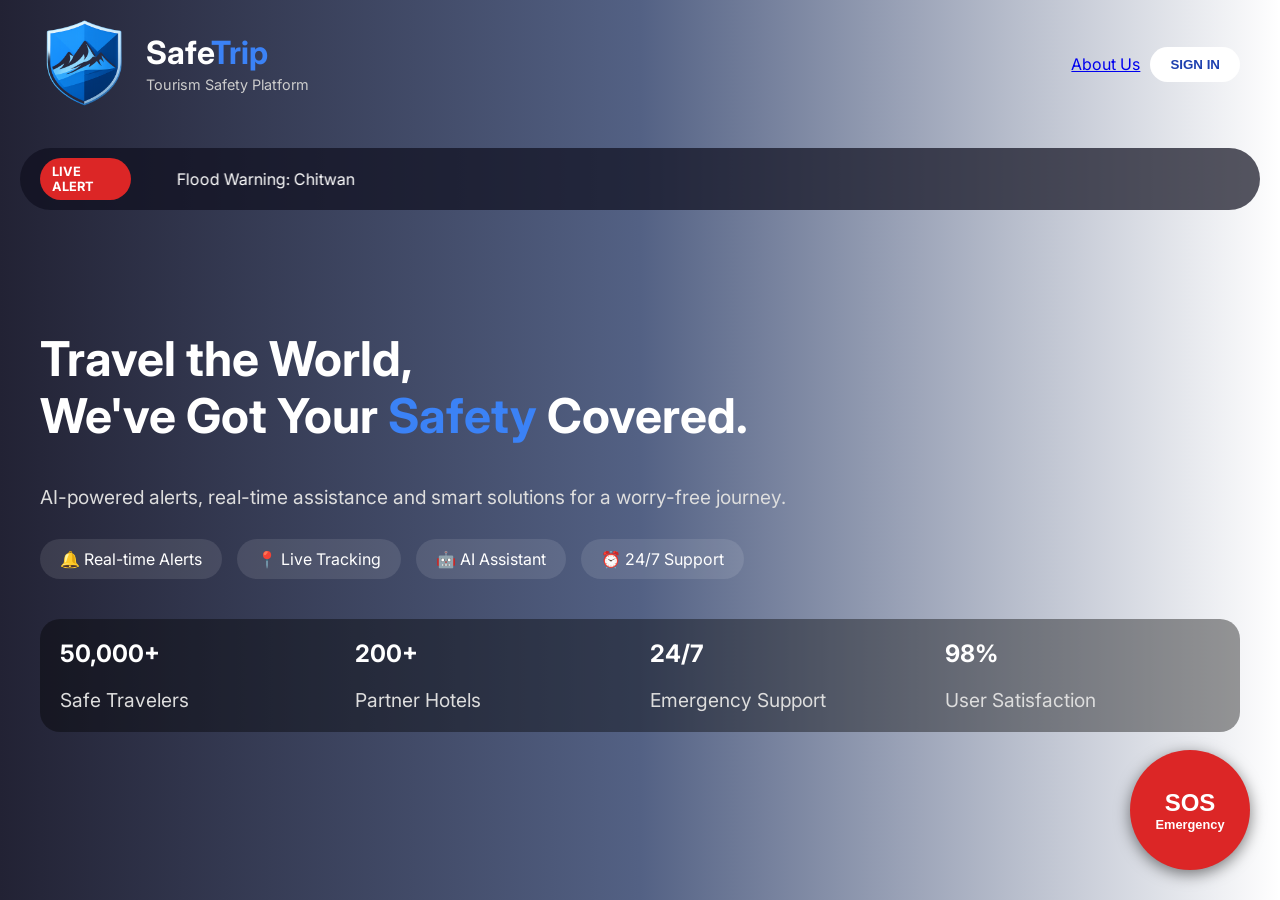
<file: index.html>
<html>
    <head>
        <title>
            Redirectign to Homepage...
        </title>
    </head>
    <body>
        <script>
            window.location.replace("homepage.html");
            //OR USE window.location.href = "homepage.html";
        </script>
    </body>
</html>
</file>
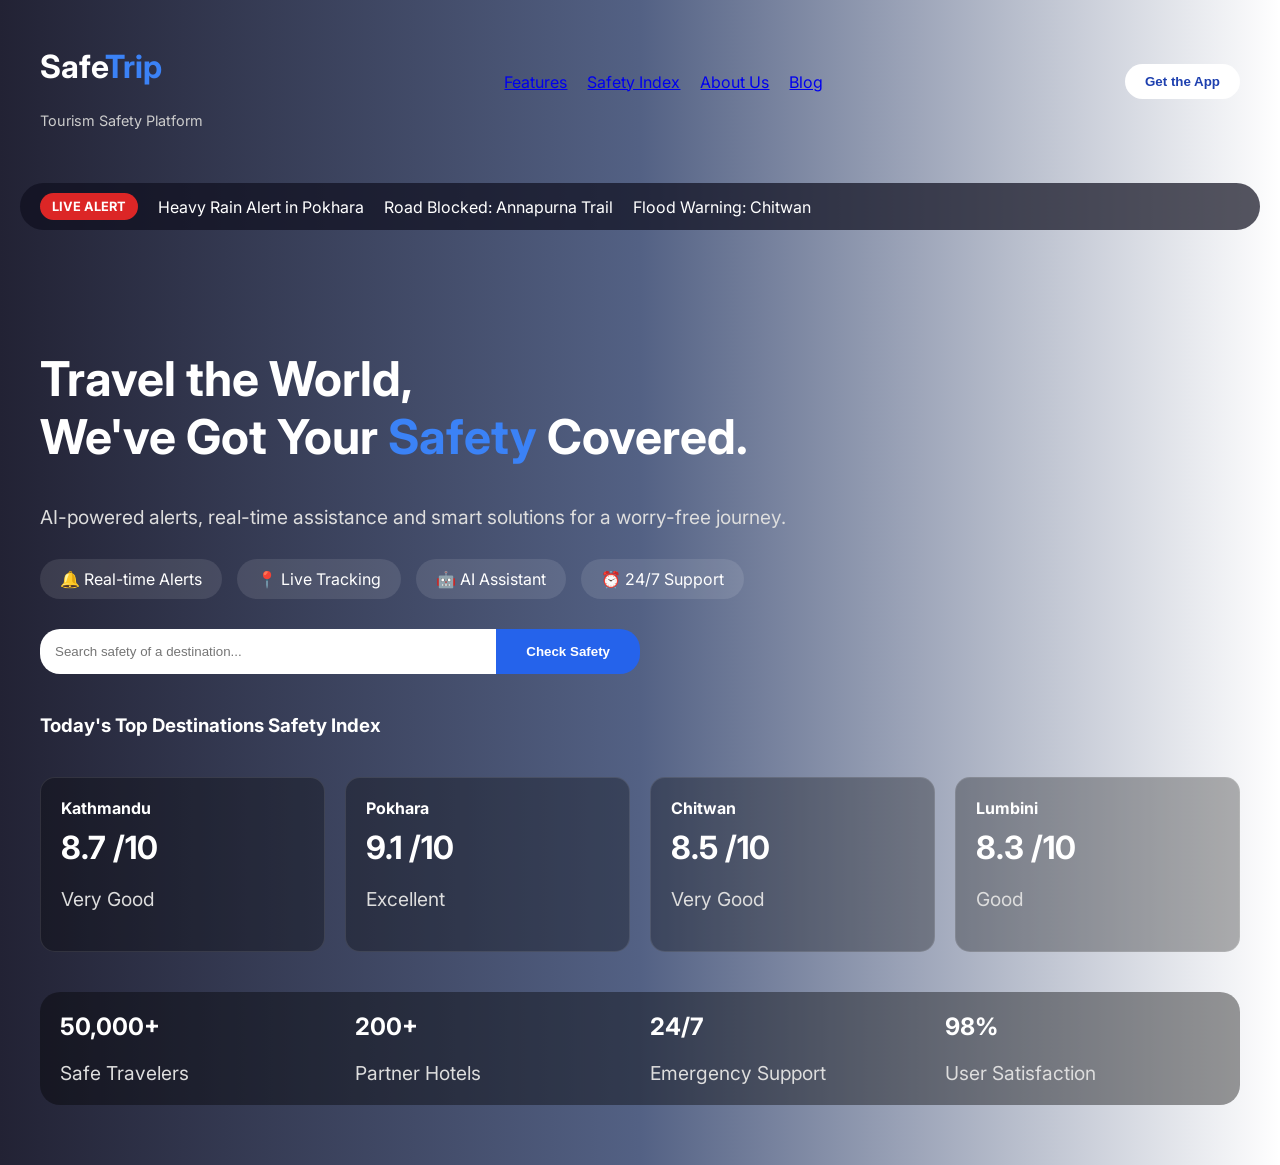
<file: abc.html>
<!DOCTYPE html>
<html lang="en">
<head>
  <meta charset="UTF-8" />
  <meta name="viewport" content="width=device-width, initial-scale=1.0" />
  <title>SafeTrip Landing</title>
  <link href="https://fonts.googleapis.com/css2?family=Inter:wght@400;600;700&display=swap" rel="stylesheet">
  <style>
    body {
      margin: 0;
      font-family: 'Inter', sans-serif;
      color: white;
      background: url('https://images.unsplash.com/photo-1464822759023-fed622ff2c3b') no-repeat center center/cover;
    }
    .overlay {
      min-height: 100vh;
      background: linear-gradient(to right, rgba(10,10,30,0.9), rgba(10,30,80,0.7), transparent);
    }
    nav {
      max-width: 1200px;
      margin: 0 auto;
      padding: 20px 40px;
      display: flex;
      justify-content: space-between;
      align-items: center;
    }
    nav h1 {
      font-size: 2rem;
      font-weight: bold;
    }
    nav h1 span {
      color: #3b82f6;
    }
    nav p {
      font-size: 0.9rem;
      color: #ccc;
    }
    nav .links {
      display: flex;
      gap: 20px;
      color: #ddd;
    }
    nav button {
      background: white;
      color: #1e40af;
      padding: 10px 20px;
      border-radius: 999px;
      font-weight: 600;
      border: none;
      cursor: pointer;
    }
    .alert-bar {
      max-width: 1200px;
      margin: 20px auto;
      padding: 10px 20px;
      background: rgba(15,15,30,0.7);
      border-radius: 999px;
      display: flex;
      gap: 20px;
      align-items: center;
    }
    .alert-bar span:first-child {
      background: #dc2626;
      padding: 6px 12px;
      border-radius: 999px;
      font-weight: bold;
      font-size: 0.8rem;
    }
    section.hero {
      max-width: 1200px;
      margin: 0 auto;
      padding: 60px 40px;
    }
    section.hero h1 {
      font-size: 3rem;
      font-weight: bold;
      line-height: 1.2;
    }
    section.hero h1 span {
      color: #3b82f6;
    }
    section.hero p {
      margin-top: 20px;
      font-size: 1.2rem;
      color: #ddd;
    }
    .features {
      display: flex;
      flex-wrap: wrap;
      gap: 15px;
      margin-top: 30px;
    }
    .features div {
      background: rgba(255,255,255,0.1);
      padding: 10px 20px;
      border-radius: 999px;
    }
    .search {
      display: flex;
      margin-top: 30px;
      max-width: 600px;
    }
    .search input {
      flex: 1;
      padding: 15px;
      border: none;
      outline: none;
      border-radius: 20px 0 0 20px;
    }
    .search button {
      background: #2563eb;
      color: white;
      padding: 15px 30px;
      border: none;
      border-radius: 0 20px 20px 0;
      font-weight: 600;
      cursor: pointer;
    }
    .cards {
      display: grid;
      grid-template-columns: repeat(auto-fit, minmax(180px, 1fr));
      gap: 20px;
      margin-top: 40px;
    }
    .card {
      background: rgba(0,0,0,0.3);
      border: 1px solid rgba(255,255,255,0.1);
      padding: 20px;
      border-radius: 15px;
    }
    .card h4 {
      margin: 0;
    }
    .card .score {
      font-size: 2rem;
      font-weight: bold;
      margin-top: 10px;
    }
    .card p {
      color: #4ade80;
      margin-top: 5px;
    }
    .stats {
      display: grid;
      grid-template-columns: repeat(auto-fit, minmax(200px, 1fr));
      gap: 20px;
      margin-top: 40px;
      background: rgba(0,0,0,0.4);
      padding: 20px;
      border-radius: 20px;
    }
    .stat h3 {
      margin: 0;
      font-size: 1.5rem;
      font-weight: bold;
    }
    .stat p {
      color: #ccc;
      margin: 5px 0 0;
    }
    .sos {
      position: fixed;
      bottom: 30px;
      right: 30px;
    }
    .sos button {
      width: 120px;
      height: 120px;
      border-radius: 50%;
      background: #dc2626;
      border: none;
      color: white;
      font-weight: bold;
      font-size: 1.5rem;
      box-shadow: 0 4px 15px rgba(0,0,0,0.5);
      display: flex;
      flex-direction: column;
      justify-content: center;
      align-items: center;
      cursor: pointer;
    }
    .sos span:last-child {
      font-size: 0.8rem;
    }
  </style>
</head>
<body>
  <div class="overlay">
    <!-- Navbar -->
    <nav>
      <div>
        <h1>Safe<span>Trip</span></h1>
        <p>Tourism Safety Platform</p>
      </div>
      <div class="links">
        <a href="#">Features</a>
        <a href="#">Safety Index</a>
        <a href="#">About Us</a>
        <a href="#">Blog</a>
      </div>
      <button>Get the App</button>
    </nav>

    <!-- Alert Bar -->
    <div class="alert-bar">
      <span>LIVE ALERT</span>
      <span>Heavy Rain Alert in Pokhara</span>
      <span>Road Blocked: Annapurna Trail</span>
      <span>Flood Warning: Chitwan</span>
    </div>

    <!-- Hero -->
    <section class="hero">
      <h1>
        Travel the World,<br />
        We've Got Your <span>Safety</span> Covered.
      </h1>
      <p>AI-powered alerts, real-time assistance and smart solutions for a worry-free journey.</p>

      <!-- Features -->
      <div class="features">
        <div>🔔 Real-time Alerts</div>
        <div>📍 Live Tracking</div>
        <div>🤖 AI Assistant</div>
        <div>⏰ 24/7 Support</div>
      </div>

      <!-- Search -->
      <div class="search">
        <input type="text" placeholder="Search safety of a destination..." />
        <button>Check Safety</button>
      </div>

      <!-- Cards -->
      <h3 style="margin-top:40px;">Today's Top Destinations Safety Index</h3>
      <div class="cards">
        <div class="card">
          <h4>Kathmandu</h4>
          <div class="score">8.7 /10</div>
          <p>Very Good</p>
        </div>
        <div class="card">
          <h4>Pokhara</h4>
          <div class="score">9.1 /10</div>
          <p>Excellent</p>
        </div>
        <div class="card">
          <h4>Chitwan</h4>
          <div class="score">8.5 /10</div>
          <p>Very Good</p>
        </div>
        <div class="card">
          <h4>Lumbini</h4>
          <div class="score">8.3 /10</div>
          <p>Good</p>
        </div>
      </div>

      <!-- Stats -->
      <div class="stats">
        <div class="stat">
          <h3>50,000+</h3>
          <p>Safe Travelers</p>
        </div>
        <div class="stat">
          <h3>200+</h3>
          <p>Partner Hotels</p>
        </div>
        <div class="stat">
          <h3>24/7</h3>
          <p>Emergency Support</p>
        </div>
        <div class="stat">
          <h3>98%</h3>
          <p>User Satisfaction</p>
</file>
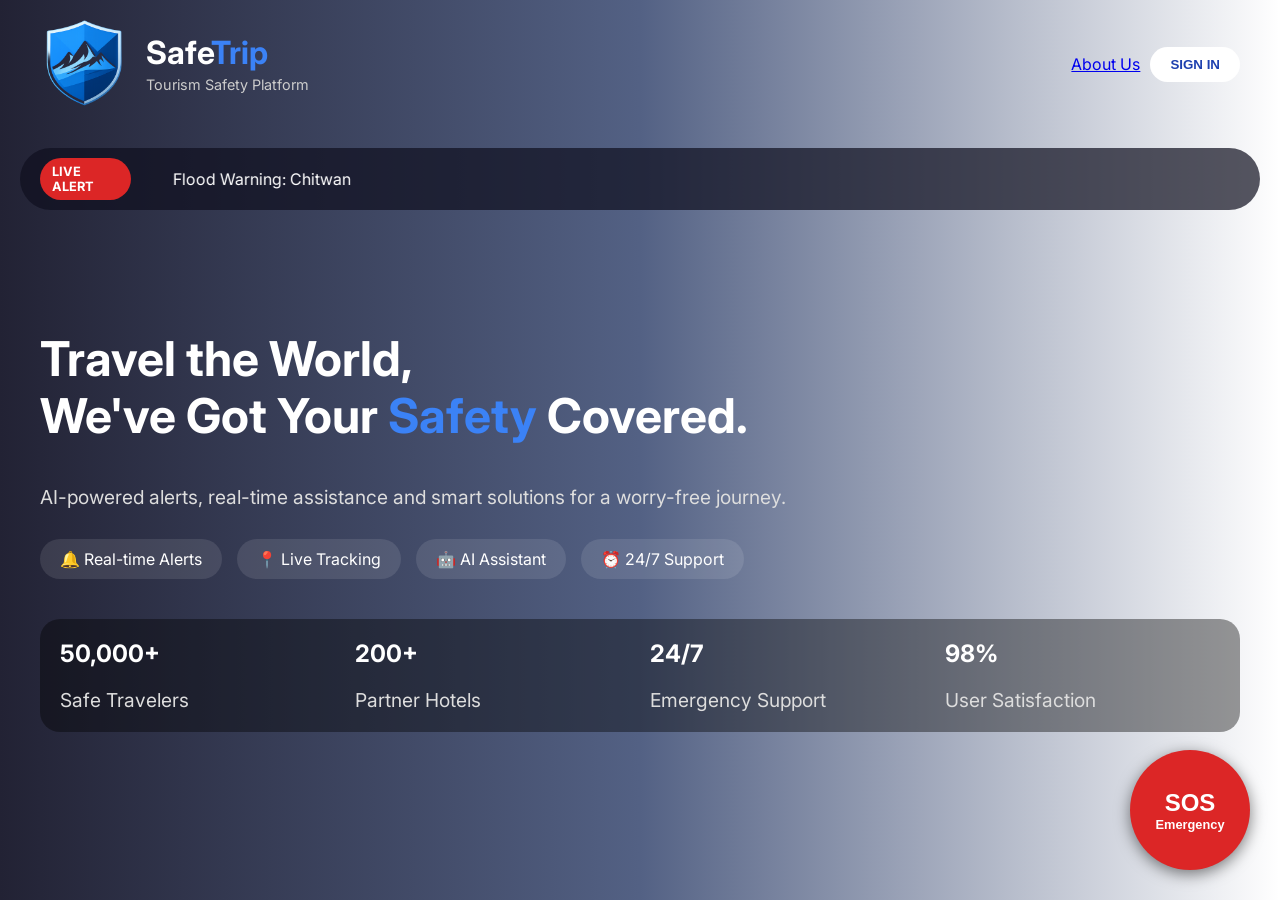
<file: homepage.html>
<!DOCTYPE html>
<html lang="en">
<head>
  <meta charset="UTF-8" />
  <meta name="viewport" content="width=device-width, initial-scale=1.0" />
  <title>SafeTrip Landing</title>
  <link href="https://fonts.googleapis.com/css2?family=Inter:wght@400;600;700&display=swap" rel="stylesheet">
  <link rel="stylesheet" href="homepage.css">
</head>
<body>
  <div class="overlay">
    <!-- Navbar -->
    <nav>
      <div class="brand">
        <img src="logo.jpg" alt="SafeTrip logo" >
        <div class="brand-text">
          <h1>Safe<span>Trip</span></h1>
          <p>Tourism Safety Platform</p>
        </div>
      </div>
      <div class="links">
       
        <a href="#">About Us</a>
        
      </div>
      <button onclick="location.href='signin.html'">SIGN IN</button>
    </nav>

    <!-- Alert Bar -->
    <div class="alert-bar">
      <span class="alert-title">LIVE ALERT</span>
      <marquee behavior="scroll" direction="right" scrollamount="20">
        <span class="alert-item">Heavy Rain Alert in Pokhara</span>
        <span class="alert-item">Road Blocked: Annapurna Trail</span>
        <span class="alert-item">Flood Warning: Chitwan</span>
      </marquee>
    </div>

    <!-- Hero -->
    <section class="hero">
      <h1>
        Travel the World,<br />
        We've Got Your <span>Safety</span> Covered.
      </h1>
      <p>AI-powered alerts, real-time assistance and smart solutions for a worry-free journey.</p>

      <!-- Features -->
      <div class="features">
        <div>🔔 Real-time Alerts</div>
        <div>📍 Live Tracking</div>
        <div>🤖 AI Assistant</div>
        <div>⏰ 24/7 Support</div>
      </div>



      <!-- Stats -->
      <div class="stats">
        <div class="stat">
          <h3>50,000+</h3>
          <p>Safe Travelers</p>
        </div>
        <div class="stat">
          <h3>200+</h3>
          <p>Partner Hotels</p>
        </div>
        <div class="stat">
          <h3>24/7</h3>
          <p>Emergency Support</p>
        </div>
        <div class="stat">
          <h3>98%</h3>
          <p>User Satisfaction</p>
        </div>
      </div>
    </section>

    <div class="sos">
      <button onclick="location.href='sos.html'">
        SOS
        <span>Emergency</span>
      </button>
    </div>
  </div>
</body>
</html>
</file>
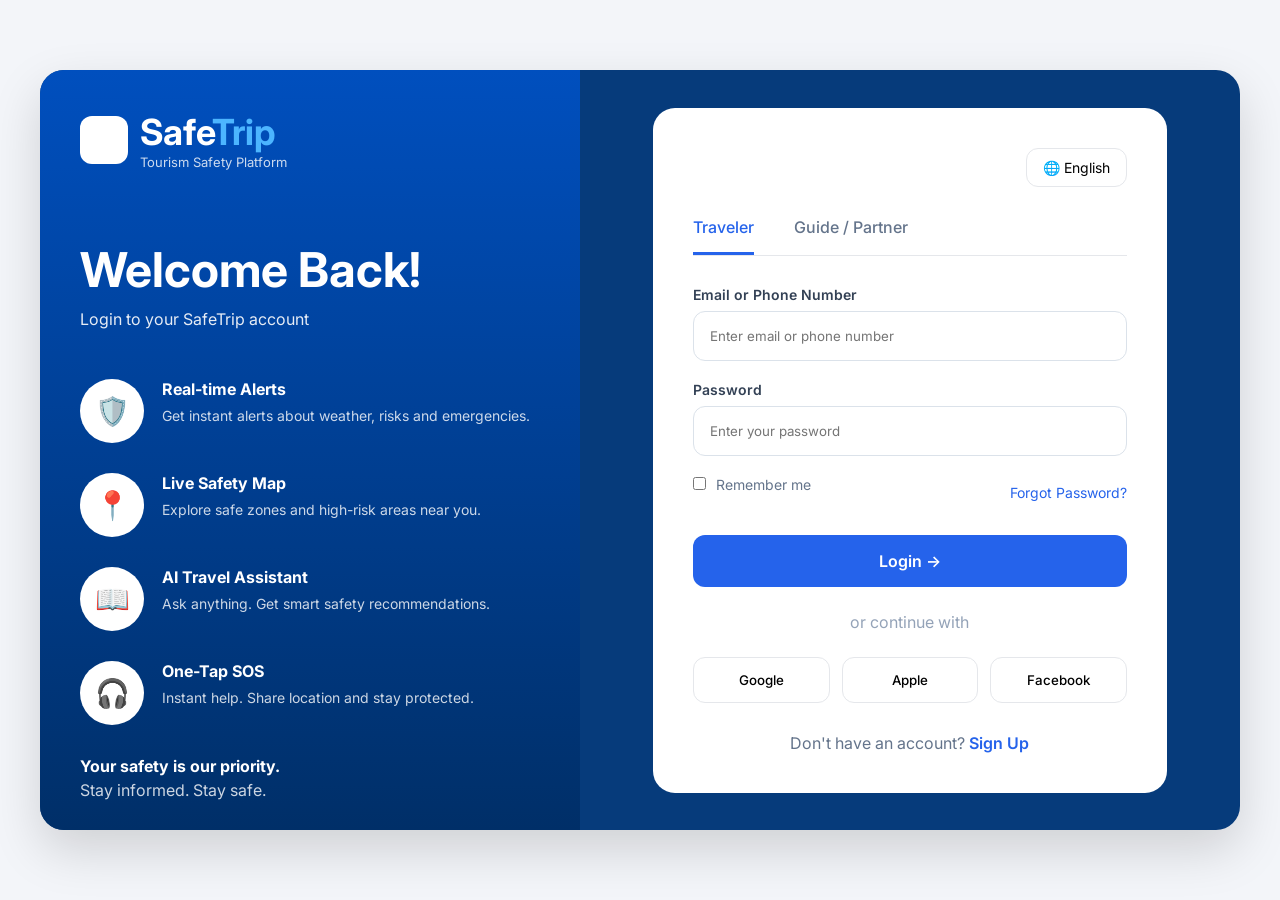
<file: login.html>
<!DOCTYPE html>
<html lang="en">
<head>
<meta charset="UTF-8">
<meta name="viewport" content="width=device-width, initial-scale=1.0">
<title>SafeTrip Login</title>

<link href="https://fonts.googleapis.com/css2?family=Inter:wght@300;400;500;600;700&display=swap" rel="stylesheet">

<style>
*{
    margin:0;
    padding:0;
    box-sizing:border-box;
    font-family:'Inter',sans-serif;
}

body{
    background:#f3f5f9;
    display:flex;
    justify-content:center;
    align-items:center;
    min-height:100vh;
}

.login-wrapper{
    width:1200px;
    height:760px;
    background:#063b7b;
    border-radius:24px;
    overflow:hidden;
    display:flex;
    box-shadow:0 20px 50px rgba(0,0,0,.15);
}

/* LEFT PANEL */

.left-panel{
    width:45%;
    background:linear-gradient(180deg,#004fbe,#002f68);
    color:white;
    padding:40px;
    position:relative;
}

.logo{
    display:flex;
    align-items:center;
    gap:12px;
    margin-bottom:70px;
}

.logo-icon{
    width:48px;
    height:48px;
    border-radius:12px;
    background:white;
}

.logo h2{
    font-size:36px;
}

.logo span{
    color:#4cb5ff;
}

.logo p{
    font-size:13px;
    opacity:.8;
}

.left-panel h1{
    font-size:48px;
    margin-bottom:10px;
}

.subtitle{
    opacity:.9;
    margin-bottom:50px;
}

.feature{
    display:flex;
    gap:18px;
    margin-bottom:30px;
}

.feature-icon{
    width:64px;
    height:64px;
    border-radius:50%;
    background:white;
    color:#0066ff;
    display:flex;
    align-items:center;
    justify-content:center;
    font-size:28px;
    flex-shrink:0;
}

.feature h4{
    margin-bottom:6px;
}

.feature p{
    font-size:14px;
    opacity:.8;
    line-height:1.6;
}

.footer-note{
    position:absolute;
    bottom:30px;
    left:40px;
}

.footer-note h5{
    font-size:16px;
}

.footer-note p{
    opacity:.8;
    margin-top:4px;
}

/* RIGHT PANEL */

.right-panel{
    width:55%;
    display:flex;
    justify-content:center;
    align-items:center;
    background:transparent;
}

.login-card{
    width:78%;
    background:white;
    border-radius:22px;
    padding:40px;
}

.top-bar{
    display:flex;
    justify-content:flex-end;
    margin-bottom:30px;
}

.lang{
    padding:10px 16px;
    border:1px solid #e5e7eb;
    border-radius:12px;
    font-size:14px;
}

.tabs{
    display:flex;
    gap:40px;
    border-bottom:1px solid #e5e7eb;
    margin-bottom:30px;
}

.tab{
    padding-bottom:15px;
    color:#64748b;
    font-weight:500;
}

.tab.active{
    color:#2563eb;
    border-bottom:3px solid #2563eb;
}

label{
    display:block;
    margin-bottom:8px;
    font-size:14px;
    font-weight:600;
    color:#334155;
}

input{
    width:100%;
    padding:16px;
    border:1px solid #dbe2ea;
    border-radius:12px;
    margin-bottom:20px;
    outline:none;
}

.row{
    display:flex;
    justify-content:space-between;
    align-items:center;
    margin-bottom:25px;
}

.remember{
    font-size:14px;
    color:#64748b;
}

.forgot{
    color:#2563eb;
    text-decoration:none;
    font-size:14px;
}

.login-btn{
    width:100%;
    padding:16px;
    border:none;
    border-radius:12px;
    background:#2563eb;
    color:white;
    font-weight:600;
    cursor:pointer;
    font-size:16px;
}

.divider{
    text-align:center;
    margin:25px 0;
    color:#94a3b8;
}

.socials{
    display:flex;
    gap:12px;
}

.social-btn{
    flex:1;
    padding:14px;
    border:1px solid #e5e7eb;
    background:white;
    border-radius:12px;
    font-weight:500;
    cursor:pointer;
}

.signup{
    text-align:center;
    margin-top:30px;
    color:#64748b;
}

.signup a{
    color:#2563eb;
    text-decoration:none;
    font-weight:600;
}
</style>
</head>

<body>

<div class="login-wrapper">

    <div class="left-panel">

        <div class="logo">
            <div class="logo-icon"></div>
            <div>
                <h2>Safe<span>Trip</span></h2>
                <p>Tourism Safety Platform</p>
            </div>
        </div>

        <h1>Welcome Back!</h1>
        <p class="subtitle">Login to your SafeTrip account</p>

        <div class="feature">
            <div class="feature-icon">🛡️</div>
            <div>
                <h4>Real-time Alerts</h4>
                <p>Get instant alerts about weather, risks and emergencies.</p>
            </div>
        </div>

        <div class="feature">
            <div class="feature-icon">📍</div>
            <div>
                <h4>Live Safety Map</h4>
                <p>Explore safe zones and high-risk areas near you.</p>
            </div>
        </div>

        <div class="feature">
            <div class="feature-icon">📖</div>
            <div>
                <h4>AI Travel Assistant</h4>
                <p>Ask anything. Get smart safety recommendations.</p>
            </div>
        </div>

        <div class="feature">
            <div class="feature-icon">🎧</div>
            <div>
                <h4>One-Tap SOS</h4>
                <p>Instant help. Share location and stay protected.</p>
            </div>
        </div>

        <div class="footer-note">
            <h5>Your safety is our priority.</h5>
            <p>Stay informed. Stay safe.</p>
        </div>

    </div>

    <div class="right-panel">

        <div class="login-card">

            <div class="top-bar">
                <div class="lang">🌐 English</div>
            </div>

            <div class="tabs">
                <div class="tab active">Traveler</div>
                <div class="tab">Guide / Partner</div>
            </div>

            <label>Email or Phone Number</label>
            <input type="text" placeholder="Enter email or phone number">

            <label>Password</label>
            <input type="password" placeholder="Enter your password">

            <div class="row">
                <div class="remember">
                    <input type="checkbox" style="width:auto;margin-right:6px;">
                    Remember me
                </div>

                <a href="#" class="forgot">Forgot Password?</a>
            </div>

            <button class="login-btn">
                Login →
            </button>

            <div class="divider">or continue with</div>

            <div class="socials">
                <button class="social-btn">Google</button>
                <button class="social-btn">Apple</button>
                <button class="social-btn">Facebook</button>
            </div>

            <div class="signup">
                Don't have an account?
                <a href="#">Sign Up</a>
            </div>

        </div>

    </div>

</div>

</body>
</html>
</file>
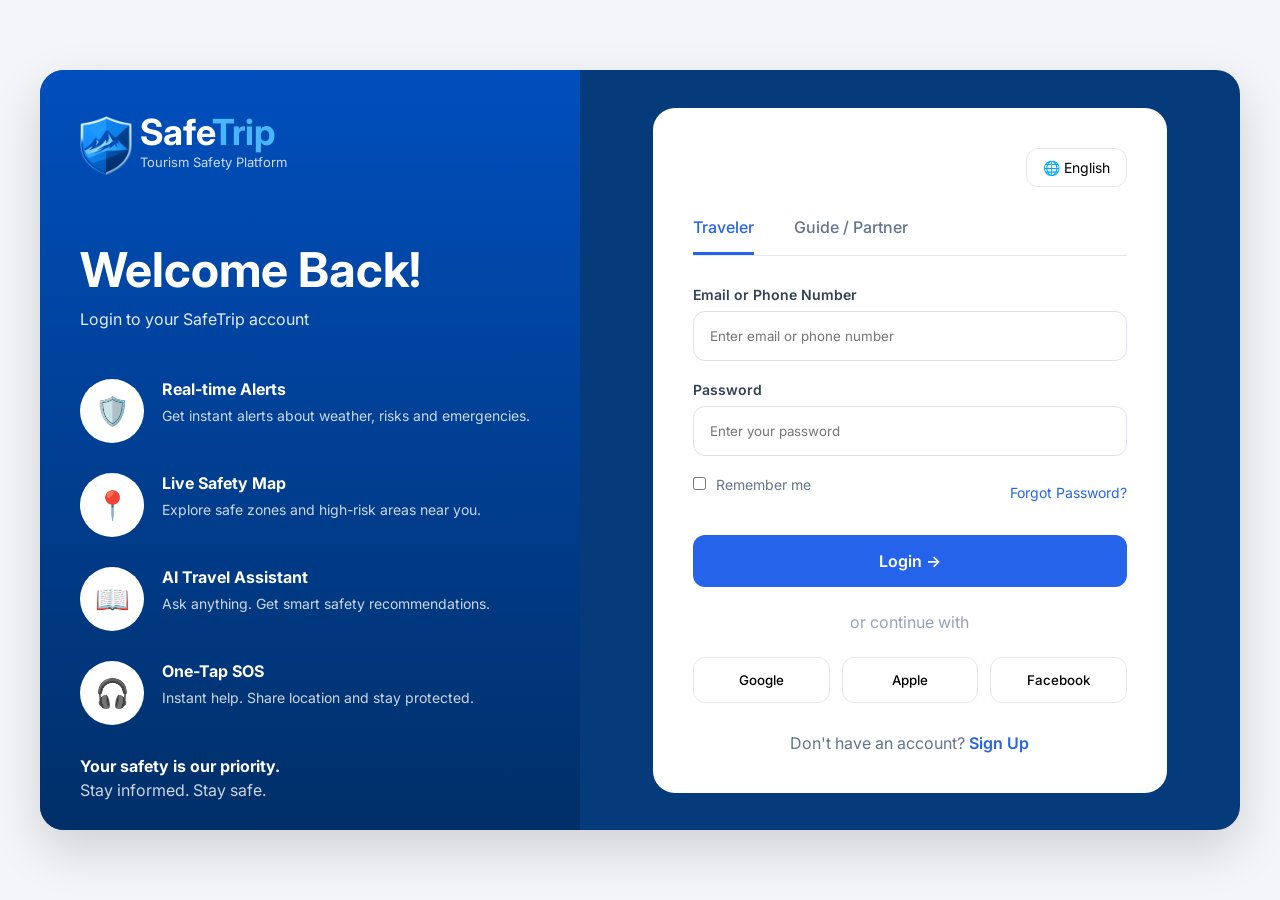
<file: signin.html>
<!DOCTYPE html>
<html lang="en">
<head>
<meta charset="UTF-8">
<meta name="viewport" content="width=device-width, initial-scale=1.0">
<title>SafeTrip Login</title>

<link href="https://fonts.googleapis.com/css2?family=Inter:wght@300;400;500;600;700&display=swap" rel="stylesheet">
<link rel="stylesheet" href="signin.css">
</head>

<body>

<div class="login-wrapper">

    <div class="left-panel">

        <div class="logo">
            <div class="logo-icon"><img src="logo.jpg" alt="SafeTrip Logo"></div>
            <div>
                <h2>Safe<span>Trip</span></h2>
                <p>Tourism Safety Platform</p>
            </div>
        </div>

        <h1>Welcome Back!</h1>
        <p class="subtitle">Login to your SafeTrip account</p>

        <div class="feature">
            <div class="feature-icon">🛡️</div>
            <div>
                <h4>Real-time Alerts</h4>
                <p>Get instant alerts about weather, risks and emergencies.</p>
            </div>
        </div>

        <div class="feature">
            <div class="feature-icon">📍</div>
            <div>
                <h4>Live Safety Map</h4>
                <p>Explore safe zones and high-risk areas near you.</p>
            </div>
        </div>

        <div class="feature">
            <div class="feature-icon">📖</div>
            <div>
                <h4>AI Travel Assistant</h4>
                <p>Ask anything. Get smart safety recommendations.</p>
            </div>
        </div>

        <div class="feature">
            <div class="feature-icon">🎧</div>
            <div>
                <h4>One-Tap SOS</h4>
                <p>Instant help. Share location and stay protected.</p>
            </div>
        </div>

        <div class="footer-note">
            <h5>Your safety is our priority.</h5>
            <p>Stay informed. Stay safe.</p>
        </div>

    </div>

    <div class="right-panel">

        <div class="login-card">

            <div class="top-bar">
                <div class="lang">🌐 English</div>
            </div>

            <div class="tabs">
                <div class="tab active">Traveler</div>
                <div class="tab">Guide / Partner</div>
            </div>

            <label>Email or Phone Number</label>
            <input id="loginId" type="text" placeholder="Enter email or phone number">

            <label>Password</label>
            <input id="loginPassword" type="password" placeholder="Enter your password">

            <div class="row">
                <div class="remember">
                    <input type="checkbox" style="width:auto;margin-right:6px;">
                    Remember me
                </div>

                <a href="#" class="forgot">Forgot Password?</a>
            </div>

            <button class="login-btn">
                Login →
            </button>

            <div class="divider">or continue with</div>

            <div class="socials">
                <button class="social-btn">Google</button>
                <button class="social-btn">Apple</button>
                <button class="social-btn">Facebook</button>
            </div>

            <div class="signup">
                Don't have an account?
                <a href="signup.html">Sign Up</a>
            </div>

        </div>

    </div>

</div>
<script>
document.querySelector(".login-btn").addEventListener("click", async () => {

    const emailOrPhone = document.getElementById("loginId").value;
    const password = document.getElementById("loginPassword").value;

    try {
        const response = await fetch("http://localhost:3000/login", {
            method: "POST",
            headers: {
                "Content-Type": "application/json"
            },
            body: JSON.stringify({
                email: emailOrPhone,
                password
            })
        });

        const result = await response.json();

        alert(result.message);

        if (response.ok) {
            window.location.href = "dashboard.html";
        }

    } catch (err) {
        console.error(err);
        alert("Server not reachable");
    }
});
</script>
</body>
</html>
</file>
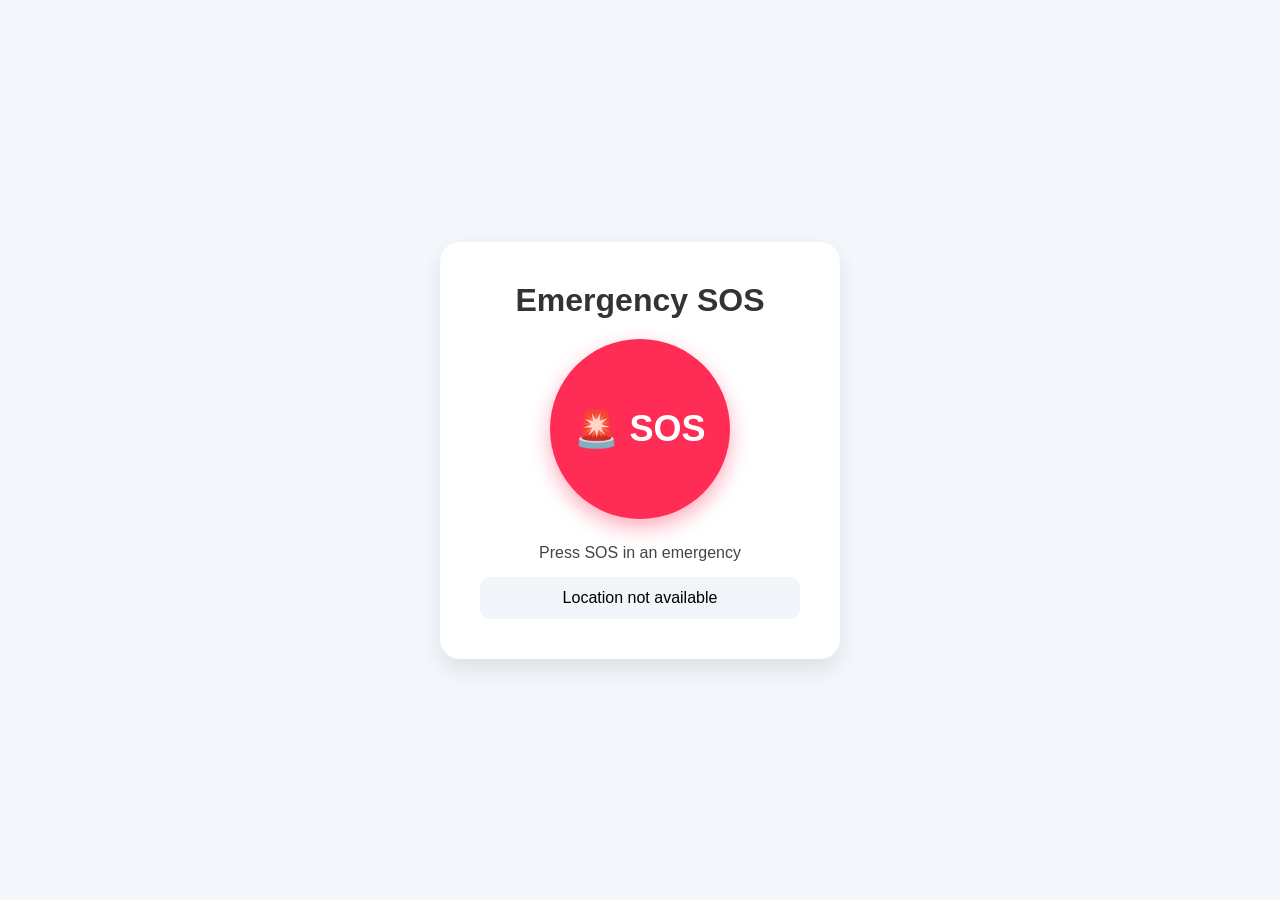
<file: sos.html>
<!DOCTYPE html>
<html lang="en">
<head>
<meta charset="UTF-8">
<meta name="viewport" content="width=device-width, initial-scale=1.0">
<title>SOS Emergency Button</title>
<link rel="stylesheet" href="sos.css">
</head>
<body>

<div class="container">

    <h1>Emergency SOS</h1>

    <button class="sos-btn" onclick="sendSOS()">
        🚨 SOS
    </button>

    <div class="status" id="status">
        Press SOS in an emergency
    </div>

    <div class="location" id="location">
        Location not available
    </div>

</div>

<script>

function sendSOS(){

    const status = document.getElementById("status");
    const locationBox = document.getElementById("location");

    status.innerHTML = "Getting your location...";

    if(navigator.geolocation){

        navigator.geolocation.getCurrentPosition(

            function(position){

                const lat = position.coords.latitude;
                const lng = position.coords.longitude;

                locationBox.innerHTML =
                `
                Latitude: ${lat}<br>
                Longitude: ${lng}<br><br>
                Your location has been sent to emergency contacts.
                `;

                const sosData = {
                    latitude: lat,
                    longitude: lng,
                    timestamp: Date.now()
                };

                fetch("http://localhost:3000/sos", {
                    method: "POST",
                    headers: {
                        "Content-Type": "application/json"
                    },
                    body: JSON.stringify(sosData)
                })
                .then(response => response.json())
                .then(data => {

                    status.innerHTML =
                    "🚨 SOS Alert Sent Successfully!";

                })
                .catch(error => {

                    console.error(error);

                    status.innerHTML =
                    "Failed to send SOS alert.";

                });
            },
            
            function(error){
                status.innerHTML =
                "Unable to access location.";
            }

        );

    }else{
        status.innerHTML =
        "Geolocation not supported.";
    }

}

</script>

</body>
</html>
<script>
window.onload = function () {

    if (navigator.geolocation) {

        navigator.geolocation.getCurrentPosition(
            function(position) {
                console.log("Location Access Granted");

                console.log(
                    position.coords.latitude,
                    position.coords.longitude
                );
            },

            function(error) {
                console.log("Location Access Denied");
            }
        );

    } else {
        alert("Geolocation is not supported by this browser.");
    }

};
</script>
</file>
<file: homepage.css>
body {
      margin: 0;
      font-family: 'Inter', sans-serif;
      color: white;
      background: url('https://images.unsplash.com/photo-1464822759023-fed622ff2c3b') no-repeat center center/cover;
    }
    .overlay {
      min-height: 100vh;
      background: linear-gradient(to right, rgba(10,10,30,0.9), rgba(10,30,80,0.7), transparent);
    }
    nav {
      max-width: 1200px;
      margin: 0 auto;
      padding: 20px 40px;
      display: flex;
      justify-content: space-between;
      align-items: center;
    }
    nav .brand {
      display: flex;
      align-items: center;
      gap: 18px;
    }
    nav .brand img {
      width: 88px;
      height: 88px;
      object-fit: contain;
      border-radius: 18px;
      background: rgba(255,255,255,0);
    }
    nav .brand-text h1 {
      margin: 0;
      font-size: 2rem;
      font-weight: bold;
      line-height: 1.1;
    }
    nav .brand-text h1 span {
      color: #3b82f6;
    }
    nav .brand-text p {
      margin: 6px 0 0;
      font-size: 0.9rem;
      color: #ccc;
    }
    nav .links {
      margin-left:auto;
      margin-right: 10px;
      display: flex;
      gap: 20px;
      color: #ddd;
    }
    nav button {
      background: white;
      color: #1e40af;
      padding: 10px 20px;
      border-radius: 999px;
      font-weight: 600;
      border: none;
      cursor: pointer;
    }
    .alert-bar {
      max-width: 1200px;
      margin: 20px auto;
      padding: 10px 20px;
      background: rgba(15,15,30,0.7);
      border-radius: 999px;
      display: flex;
      gap: 20px;
      align-items: center;
    }
    .alert-title {
      background: #dc2626;
      padding: 6px 12px;
      border-radius: 999px;
      font-weight: bold;
      font-size: 0.8rem;
    }
    section.hero {
      max-width: 1200px;
      margin: 0 auto;
      padding: 60px 40px;
    }
    section.hero h1 {
      font-size: 3rem;
      font-weight: bold;
      line-height: 1.2;
    }
    section.hero h1 span {
      color: #3b82f6;
    }
    section.hero p {
      margin-top: 20px;
      font-size: 1.2rem;
      color: #ddd;
    }
    .features {
      display: flex;
      flex-wrap: wrap;
      gap: 15px;
      margin-top: 30px;
    }
    .features div {
      background: rgba(255,255,255,0.1);
      padding: 10px 20px;
      border-radius: 999px;
    }
    .stats {
      display: grid;
      grid-template-columns: repeat(auto-fit, minmax(200px, 1fr));
      gap: 20px;
      margin-top: 40px;
      background: rgba(0,0,0,0.4);
      padding: 20px;
      border-radius: 20px;
    }
    .stat h3 {
      margin: 0;
      font-size: 1.5rem;
      font-weight: bold;
    }
    .stat p {
      color: #ccc;
      margin: 5px 0 0;
    }
    .sos {
      position: fixed;
      bottom: 30px;
      right: 30px;
    }
    .sos button {
      width: 120px;
      height: 120px;
      border-radius: 50%;
      background: #dc2626;
      border: none;
      color: white;
      font-weight: bold;
      font-size: 1.5rem;
      box-shadow: 0 4px 15px rgba(0,0,0,0.5);
      display: flex;
      flex-direction: column;
      justify-content: center;
      align-items: center;
      cursor: pointer;
    }
    .sos span:last-child {
      font-size: 0.8rem;
    }
    .alert-item {
    margin-right: 80px;
    }
</file>
<file: signin.css>
*{
    margin:0;
    padding:0;
    box-sizing:border-box;
    font-family:'Inter',sans-serif;
}

body{
    background:#f3f5f9;
    display:flex;
    justify-content:center;
    align-items:center;
    min-height:100vh;
}

.login-wrapper{
    width:1200px;
    height:760px;
    background:#063b7b;
    border-radius:24px;
    overflow:hidden;
    display:flex;
    box-shadow:0 20px 50px rgba(0,0,0,.15);
}

/* LEFT PANEL */

.left-panel{
    width:45%;
    background:linear-gradient(180deg,#004fbe,#002f68);
    color:white;
    padding:40px;
    position:relative;
}

.logo{
    display:flex;
    align-items:center;
    gap:12px;
    margin-bottom:70px;
}

.logo-icon{
    width:48px;
    height:48px;
    border-radius:12px;
}
.logo-icon img{
   width:52px;
    object-fit: contain;
}
.logo h2{
    font-size:36px;
}

.logo span{
    color:#4cb5ff;
}

.logo p{
    font-size:13px;
    opacity:.8;
}

.left-panel h1{
    font-size:48px;
    margin-bottom:10px;
}

.subtitle{
    opacity:.9;
    margin-bottom:50px;
}

.feature{
    display:flex;
    gap:18px;
    margin-bottom:30px;
}

.feature-icon{
    width:64px;
    height:64px;
    border-radius:50%;
    background:white;
    color:#0066ff;
    display:flex;
    align-items:center;
    justify-content:center;
    font-size:28px;
    flex-shrink:0;
}

.feature h4{
    margin-bottom:6px;
}

.feature p{
    font-size:14px;
    opacity:.8;
    line-height:1.6;
}

.footer-note{
    position:absolute;
    bottom:30px;
    left:40px;
}

.footer-note h5{
    font-size:16px;
}

.footer-note p{
    opacity:.8;
    margin-top:4px;
}

/* RIGHT PANEL */

.right-panel{
    width:55%;
    display:flex;
    justify-content:center;
    align-items:center;
    background:transparent;
}

.login-card{
    width:78%;
    background:white;
    border-radius:22px;
    padding:40px;
}

.top-bar{
    display:flex;
    justify-content:flex-end;
    margin-bottom:30px;
}

.lang{
    padding:10px 16px;
    border:1px solid #e5e7eb;
    border-radius:12px;
    font-size:14px;
}

.tabs{
    display:flex;
    gap:40px;
    border-bottom:1px solid #e5e7eb;
    margin-bottom:30px;
}

.tab{
    padding-bottom:15px;
    color:#64748b;
    font-weight:500;
}

.tab.active{
    color:#2563eb;
    border-bottom:3px solid #2563eb;
}

label{
    display:block;
    margin-bottom:8px;
    font-size:14px;
    font-weight:600;
    color:#334155;
}

input{
    width:100%;
    padding:16px;
    border:1px solid #dbe2ea;
    border-radius:12px;
    margin-bottom:20px;
    outline:none;
}

.row{
    display:flex;
    justify-content:space-between;
    align-items:center;
    margin-bottom:25px;
}

.remember{
    font-size:14px;
    color:#64748b;
}

.forgot{
    color:#2563eb;
    text-decoration:none;
    font-size:14px;
}

.login-btn{
    width:100%;
    padding:16px;
    border:none;
    border-radius:12px;
    background:#2563eb;
    color:white;
    font-weight:600;
    cursor:pointer;
    font-size:16px;
}

.divider{
    text-align:center;
    margin:25px 0;
    color:#94a3b8;
}

.socials{
    display:flex;
    gap:12px;
}

.social-btn{
    flex:1;
    padding:14px;
    border:1px solid #e5e7eb;
    background:white;
    border-radius:12px;
    font-weight:500;
    cursor:pointer;
}

.signup{
    text-align:center;
    margin-top:30px;
    color:#64748b;
}

.signup a{
    color:#2563eb;
    text-decoration:none;
    font-weight:600;
}
</file>
<file: sos.css>
*{
    margin:0;
    padding:0;
    box-sizing:border-box;
    font-family:Arial, sans-serif;
}

body{
    height:100vh;
    display:flex;
    justify-content:center;
    align-items:center;
    background:#f4f7fc;
}

.container{
    text-align:center;
    background:white;
    padding:40px;
    border-radius:20px;
    box-shadow:0 10px 25px rgba(0,0,0,0.1);
    width:400px;
}

h1{
    margin-bottom:20px;
    color:#333;
}

.sos-btn{
    width:180px;
    height:180px;
    border:none;
    border-radius:50%;
    background:#ff2d55;
    color:white;
    font-size:36px;
    font-weight:bold;
    cursor:pointer;
    transition:0.3s;
    box-shadow:0 8px 20px rgba(255,45,85,0.4);
}

.sos-btn:hover{
    transform:scale(1.05);
}

.status{
    margin-top:25px;
    font-size:16px;
    color:#444;
}

.location{
    margin-top:15px;
    background:#f1f5f9;
    padding:12px;
    border-radius:10px;
    word-break:break-word;
}
</file>
